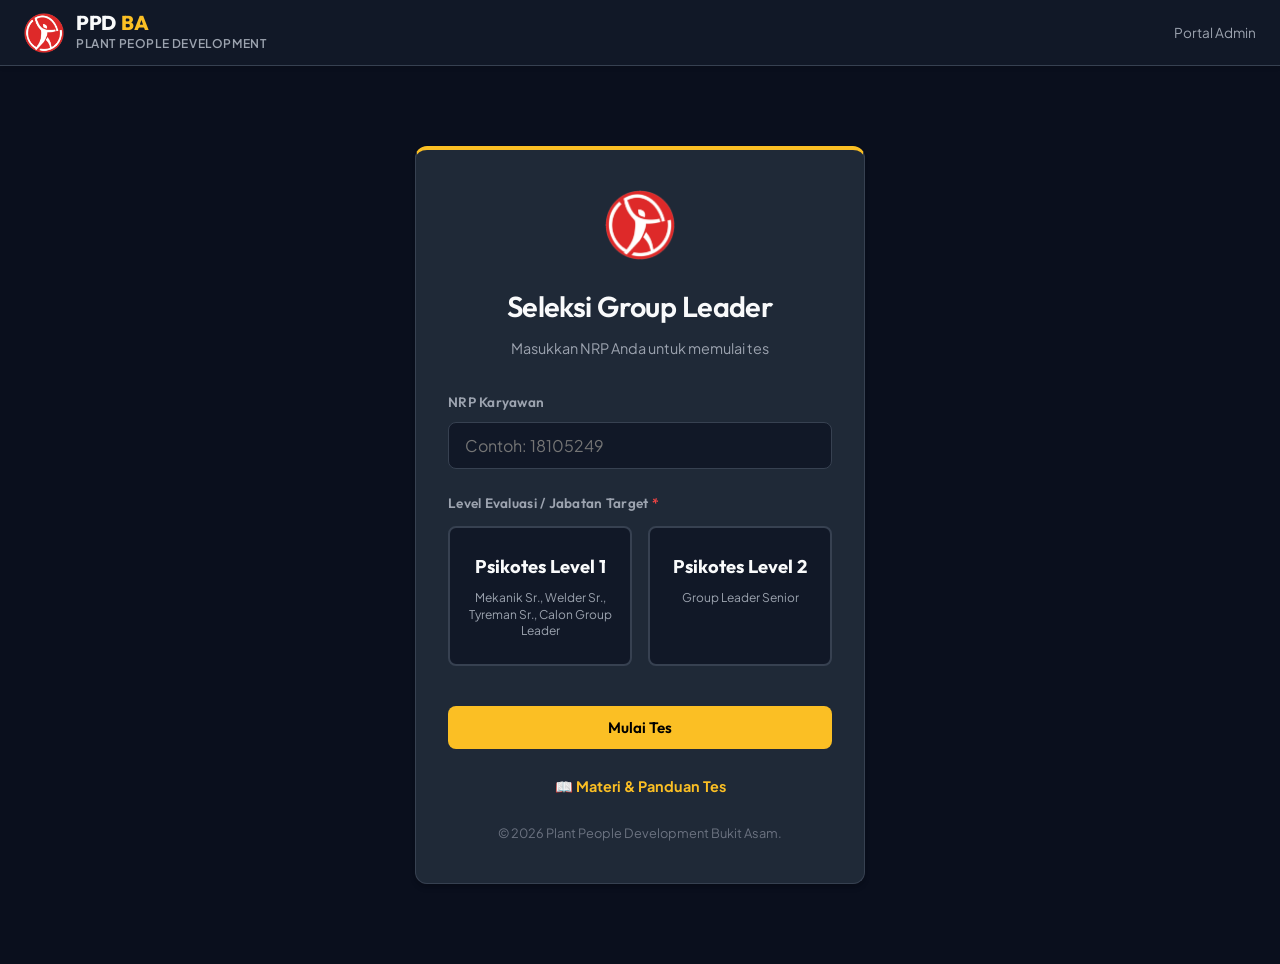
<file: index.html>
<!DOCTYPE html>
<html lang="id">
<head>
  <meta charset="UTF-8">
  <meta name="viewport" content="width=device-width, initial-scale=1.0">
  <title>PPD BA - Portal Psikotes Online Calon Group Leader PPA</title>
  <link rel="stylesheet" href="style.css?v=2">
</head>
<body>

  <!-- App Container -->
  <div id="app">
    
    <!-- 1. MAIN HEADER -->
    <header class="main-header">
      <div class="brand">
        <!-- Default Fallback SVG Logo representing People Development (Graduation cap + Gear) -->
        <img class="brand-logo" src="data:image/svg+xml;utf8,<svg xmlns='http://www.w3.org/2000/svg' viewBox='0 0 24 24' fill='%23fbbf24'><path d='M12 2L1 7l11 5 9-4.09V14a1 1 0 0 0 2 0V7.5L12 2z'/><path d='M12 14.5a3.5 3.5 0 0 1-3.5-3.5h-2a5.5 5.5 0 0 0 11 0h-2A3.5 3.5 0 0 1 12 14.5z'/><path d='M12 16a4 4 0 1 0 4-4 4 4 0 0 0-4 4zm4-2a2 2 0 1 1-2 2 2 2 0 0 1 2-2z'/></svg>" alt="Logo PPD BA">
        <div class="brand-info">
          <h1 class="brand-name">PPD <span>BA</span></h1>
          <span class="brand-section">Plant People Development</span>
        </div>
      </div>
      <div class="header-meta">
        <span class="admin-link" id="link-admin-login">Portal Admin</span>
        <span class="admin-link" id="link-admin-logout" style="display:none; color:#ef4444;">Keluar Admin</span>
      </div>
    </header>

    <!-- 2. LOGIN VIEW -->
    <main class="view-container active" id="login-view">
      <div class="login-view">
        <div class="card login-card">
          <!-- Big Fallback SVG Logo -->
          <img class="brand-logo" src="data:image/svg+xml;utf8,<svg xmlns='http://www.w3.org/2000/svg' viewBox='0 0 24 24' fill='%23fbbf24'><path d='M12 2L1 7l11 5 9-4.09V14a1 1 0 0 0 2 0V7.5L12 2z'/><path d='M12 14.5a3.5 3.5 0 0 1-3.5-3.5h-2a5.5 5.5 0 0 0 11 0h-2A3.5 3.5 0 0 1 12 14.5z'/><path d='M12 16a4 4 0 1 0 4-4 4 4 0 0 0-4 4zm4-2a2 2 0 1 1-2 2 2 2 0 0 1 2-2z'/></svg>" alt="Logo PPD BA">
          <h2 class="login-title">Seleksi Group Leader</h2>
          <p class="login-subtitle">Masukkan NRP Anda untuk memulai tes</p>
          
          <form id="login-form">
            <div class="form-group">
              <label for="nrp-input">NRP Karyawan</label>
              <input type="text" class="input-control" id="nrp-input" placeholder="Contoh: 18105249" required autocomplete="off">
            </div>
            <div class="form-group" style="margin-top: 1rem; margin-bottom: 1.5rem;">
              <label style="margin-bottom: 0.75rem; display: block; font-weight: 600;">Level Evaluasi / Jabatan Target <span style="color:#ef4444;">*</span></label>
              <div class="level-options-container" id="level-options">
                <div class="level-option-card" data-value="1">
                  <div class="level-option-title">Psikotes Level 1</div>
                  <div class="level-option-desc">Mekanik Sr., Welder Sr., Tyreman Sr., Calon Group Leader</div>
                </div>
                <div class="level-option-card" data-value="2">
                  <div class="level-option-title">Psikotes Level 2</div>
                  <div class="level-option-desc">Group Leader Senior</div>
                </div>
              </div>
              <input type="hidden" id="level-select" value="">
            </div>
            <button type="submit" class="btn btn-primary login-btn">Mulai Tes</button>
          </form>

          <div style="margin-top: 1.5rem; text-align: center;">
            <a href="panduan.html" target="_blank" style="color: var(--accent); text-decoration: none; font-size: 0.9rem; font-weight: bold; display: inline-flex; align-items: center; gap: 0.35rem;">
              📖 Materi & Panduan Tes
            </a>
          </div>
          
          <div class="login-footer">
            &copy; 2026 Plant People Development Bukit Asam.
          </div>
        </div>
      </div>
    </main>

    <!-- 3. TEST VIEW -->
    <main class="view-container" id="test-view">
      <div class="timer-bar-container">
        <div class="timer-bar" id="timer-bar"></div>
      </div>
      
      <div class="test-layout">
        
        <!-- Left Side: Question Box -->
        <div class="test-content">
          <div class="card">
            <div class="test-header">
              <div class="question-counter" id="question-idx">Soal No. 1 dari 50</div>
              <div class="timer-display" id="timer-display">60:00</div>
            </div>
            
            <div class="question-box">
              <div class="brand-section" id="question-cat-label" style="color:var(--accent); font-weight:bold; margin-bottom:0.5rem;">Kategori Soal</div>
              <div class="question-text" id="question-text">Loading question text...</div>
              
              <div class="question-media" id="question-media-box">
                <!-- SVG Graphics injected here dynamically -->
              </div>
              
              <div class="options-list" id="options-list">
                <!-- Option items injected here dynamically -->
              </div>
            </div>
            
            <div class="test-navigation">
              <button class="btn btn-secondary" id="btn-prev">Sebelumnya</button>
              <button class="btn btn-secondary" id="btn-flag">Ragu-ragu</button>
              <button class="btn btn-primary" id="btn-next">Selanjutnya</button>
              <button class="btn btn-success" id="btn-submit">Selesai Ujian</button>
            </div>
          </div>
        </div>
        
        <!-- Right Side: Question Navigator Grid -->
        <div class="navigator-sidebar">
          <div class="card navigator-card">
            <h3 class="navigator-title">Peta Navigasi Soal</h3>
            <div class="navigator-grid" id="navigator-grid">
              <!-- Grid items injected here dynamically -->
            </div>
            
            <div class="test-summary-meta">
              <p>Terjawab: <span id="answered-count">0</span> / 50</p>
              <p>Batas Waktu: <span>60 Menit</span></p>
            </div>
          </div>
        </div>
        
      </div>
    </main>

    <!-- 4. RESULT VIEW -->
    <main class="view-container" id="result-view">
      <div class="result-view">
        <div class="card result-card">
          <div class="result-icon">🎓</div>
          <h2 class="result-name" id="res-name">Nama Karyawan</h2>
          <p class="result-nrp" id="res-nrp">NRP: PPA1234</p>
          
          <div class="result-score-circle">
            <div class="score-num" id="res-score-num">0</div>
            <div class="score-total" id="res-score-total">dari 100 poin</div>
          </div>
          
          <div class="feedback-box">
            <h3 class="feedback-title">📋 Evaluasi & Rekomendasi</h3>
            <p class="feedback-text" id="res-feedback-text">Memuat analisis psikologis kerja...</p>
          </div>
          
          <div class="result-actions">
            <button class="btn btn-secondary" id="btn-retake">Kerjakan Ulang Ujian</button>
            <button class="btn btn-primary" id="btn-finish-test">Selesai</button>
          </div>
        </div>
      </div>
    </main>

    <!-- 5. ADMIN LOGIN VIEW -->
    <main class="view-container" id="admin-login-view">
      <div class="admin-login-card card">
        <h2 class="login-title" style="color:var(--error); margin-bottom:0.5rem;">Portal Admin</h2>
        <p class="login-subtitle">Masukkan password otorisasi untuk mengakses dasbor nilai</p>
        
        <form id="admin-login-form">
          <div class="form-group">
            <label for="admin-pass-input">Password Admin</label>
            <input type="password" class="input-control" id="admin-pass-input" placeholder="Masukkan password" required>
          </div>
          <button type="submit" class="btn btn-danger login-btn">Login Admin</button>
        </form>
      </div>
    </main>

    <!-- 6. ADMIN DASHBOARD VIEW -->
    <main class="view-container" id="admin-dashboard-view">
      <div class="admin-header">
        <div class="admin-title-group">
          <h2 class="brand-name" style="font-size:1.6rem;">Dashboard Analysis Test</h2>
          <span class="admin-subtitle">PPD Site Bukit Asam</span>
        </div>
        <div class="btn-group" style="display:flex; gap:0.5rem;">
          <button class="btn btn-secondary" onclick="showView('login')">Kembali</button>
          <button class="btn btn-secondary" onclick="showModal('config-modal')">Integrasi gSheet</button>
          <button class="btn btn-danger" id="link-admin-logout-dash" onclick="state.isAdminAuthenticated=false; showView('login');">Keluar Admin</button>
        </div>
      </div>
      
      <!-- Statistics KPI Grid -->
      <div class="stats-grid">
        <div class="stat-card">
          <span class="stat-val" id="admin-total-participants">0</span>
          <span class="stat-label">Total Peserta</span>
        </div>
        <div class="stat-card">
          <span class="stat-val" id="admin-avg-score">0%</span>
          <span class="stat-label">Rata-rata Nilai</span>
        </div>
        <div class="stat-card">
          <span class="stat-val" id="admin-max-score">0/50</span>
          <span class="stat-label">Nilai Tertinggi</span>
        </div>
        <div class="stat-card">
          <span class="stat-val" id="admin-pass-rate">0%</span>
          <span class="stat-label">Kelulusan (Skor >= 30)</span>
        </div>
      </div>
      
      <!-- Charts Analysis Section -->
      <div class="charts-grid">
        <!-- Left Chart: Score Distribution Histogram -->
        <div class="card">
          <h3 class="navigator-title" style="margin-bottom:1.5rem;">Distribusi Rentang Nilai</h3>
          <div class="chart-container">
            <div class="bar-wrapper">
              <div class="bar-column" id="bar-failed" style="height:0%;">
                <div class="bar-value">0</div>
              </div>
              <span class="bar-label">&lt; 40</span>
            </div>
            <div class="bar-wrapper">
              <div class="bar-column" id="bar-low" style="height:0%;">
                <div class="bar-value">0</div>
              </div>
              <span class="bar-label">40 - 59</span>
            </div>
            <div class="bar-wrapper">
              <div class="bar-column" id="bar-avg" style="height:0%;">
                <div class="bar-value">0</div>
              </div>
              <span class="bar-label">60 - 79</span>
            </div>
            <div class="bar-wrapper">
              <div class="bar-column" id="bar-exc" style="height:0%;">
                <div class="bar-value">0</div>
              </div>
              <span class="bar-label">80 - 100</span>
            </div>
          </div>
        </div>
        
        <!-- Right Chart: Category Performance Progress Bars -->
        <div class="card">
          <h3 class="navigator-title" style="margin-bottom:1rem;">Analisa Performa Kategori Soal</h3>
          <div class="pie-chart-list">
            <div class="progress-row">
              <div class="progress-row-header">
                <span>Deret Angka (Kognitif Dasar)</span>
                <span id="val-logic">0%</span>
              </div>
              <div class="progress-track">
                <div class="progress-fill" id="progress-logic" style="width:0%;"></div>
              </div>
            </div>
            
            <div class="progress-row" style="margin-top:1rem;">
              <div class="progress-row-header">
                <span>Aritmatika Logika (Soal Cerita)</span>
                <span id="val-math">0%</span>
              </div>
              <div class="progress-track">
                <div class="progress-fill" id="progress-math" style="width:0%;"></div>
              </div>
            </div>
            
            <div class="progress-row" style="margin-top:1rem;">
              <div class="progress-row-header">
                <span>Logika Spasial & Bangun Ruang 3D</span>
                <span id="val-spatial">0%</span>
              </div>
              <div class="progress-track">
                <div class="progress-fill" id="progress-spatial" style="width:0%;"></div>
              </div>
            </div>
          </div>
        </div>
      </div>

      <!-- General Training Recommendations based on average weakness -->
      <div class="card">
        <h3 class="navigator-title" style="margin-bottom:0.5rem;">Saran & Rekomendasi Training Keseluruhan (PPD BA)</h3>
        <div class="recommendations-box">
          <p class="rec-title">🎯 Celah Kompetensi Peserta:</p>
          <ul class="rec-list" id="recommendations-list">
            <!-- Injected dynamically based on aggregate scores -->
          </ul>
        </div>
      </div>

      <!-- Group Psychological Profile Analysis -->
      <div class="card" style="margin-top: 1rem;">
        <h3 class="navigator-title" style="margin-bottom:0.5rem;">Analisis Profil Psikologi & Karakter Kelompok</h3>
        <div class="recommendations-box" id="group-psychology-box" style="line-height: 1.6; font-size: 0.85rem; color: var(--text-secondary);">
          <!-- Injected dynamically -->
        </div>
      </div>
      
      <!-- Participants Management Table -->
      <div class="card">
        <div class="panel-header">
          <h3 class="navigator-title" style="margin-bottom:0;">Daftar Hasil Ujian</h3>
          <div class="search-container">
            <input type="text" class="search-input" id="search-input" placeholder="Cari berdasarkan NRP...">
          </div>
        </div>
        
        <div class="table-responsive">
          <table class="admin-table">
            <thead>
              <tr>
                <th>NRP Pegawai</th>
                <th>Level</th>
                <th>Tanggal Selesai</th>
                <th>Skor Akhir</th>
                <th>Durasi</th>
                <th>Kesimpulan Singkat</th>
                <th>Tindakan</th>
              </tr>
            </thead>
            <tbody id="participants-table-body">
              <!-- Dynamic rows injected here -->
            </tbody>
          </table>
        </div>
      </div>
    </main>

    <!-- 7. MODALS -->
    <!-- Submit Confirmation Modal -->
    <div class="modal-overlay" id="submit-modal">
      <div class="modal-card">
        <div class="modal-header">
          <h3 class="modal-title">Konfirmasi Selesai Ujian</h3>
          <button class="modal-close btn-close-modal">&times;</button>
        </div>
        <div class="modal-body">
          <p>Apakah Anda yakin ingin mengakhiri ujian ini? Seluruh jawaban Anda akan disimpan dan tidak dapat diubah kembali.</p>
        </div>
        <div class="modal-footer">
          <button class="btn btn-secondary btn-close-modal">Batal</button>
          <button class="btn btn-success" id="btn-confirm-submit">Kirim Jawaban</button>
        </div>
      </div>
    </div>

    <!-- Participant Details Modal -->
    <div class="modal-overlay" id="details-modal">
      <div class="modal-card" style="max-width: 550px;">
        <div class="modal-header">
          <h3 class="modal-title" id="modal-details-title">Detail Hasil Peserta</h3>
          <button class="modal-close btn-close-modal">&times;</button>
        </div>
        <div class="modal-body" id="modal-details-body">
          <!-- Injected dynamically -->
        </div>
        <div class="modal-footer">
          <button class="btn btn-primary btn-close-modal">Tutup</button>
        </div>
      </div>
    </div>

    <!-- Google Sheet Configuration Modal -->
    <div class="modal-overlay" id="config-modal">
      <div class="modal-card">
        <div class="modal-header">
          <h3 class="modal-title">Integrasi Google Sheets Database</h3>
          <button class="modal-close btn-close-modal">&times;</button>
        </div>
        <div class="modal-body">
          <p style="margin-bottom:1rem; font-size:0.85rem; color:var(--text-secondary);">Dengan menghubungkan URL Web App Google Apps Script, setiap hasil tes online karyawan di HP masing-masing akan otomatis terkirim langsung ke Spreadsheet admin secara real-time.</p>
          <div class="form-group">
            <label for="gas-url-input">Google Apps Script Web App URL</label>
            <input type="text" class="input-control" id="gas-url-input" placeholder="Pasti URL .exec di sini">
          </div>
        </div>
        <div class="modal-footer">
          <button class="btn btn-secondary btn-close-modal">Tutup</button>
          <button class="btn btn-primary" id="btn-save-gas">Simpan URL</button>
        </div>
      </div>
    </div>

    <!-- Instructions Modal -->
    <div class="modal-overlay" id="instructions-modal">
      <div class="modal-card">
        <div class="modal-header">
          <h3 class="modal-title">Petunjuk Bab 1: Tes Kognitif</h3>
          <button class="modal-close btn-close-modal">&times;</button>
        </div>
        <div class="modal-body" style="line-height: 1.6; font-size: 0.95rem;">
          <p style="margin-bottom: 0.75rem; font-weight: bold; color: var(--accent);">Petunjuk:</p>
          <p style="margin-bottom: 0.5rem; color: var(--text-secondary);">Persiapkan kertas kosong dan alat tulis terlebih dahulu untuk coret-coret/menghitung sebelum memulai tes.</p>
          <p style="margin-bottom: 1rem; color: var(--text-secondary);" id="instructions-text-cognitive">Tes akan diberi waktu selama 60 menit, terdiri dari soal pilihan ganda.</p>
          <p style="font-weight: bold; color: var(--success); margin-top: 1rem; font-size: 1.05rem;">Selamat mengerjakan!</p>
        </div>
        <div class="modal-footer">
          <button class="btn btn-secondary btn-close-modal">Batal</button>
          <button class="btn btn-primary" id="btn-start-confirm" style="font-weight: bold; padding: 0.75rem 2rem;">MULAI BAB 1</button>
        </div>
      </div>
    </div>

    <!-- Instructions DISC Modal (Bab 2) -->
    <div class="modal-overlay" id="instructions-disc-modal">
      <div class="modal-card">
        <div class="modal-header">
          <h3 class="modal-title">Petunjuk Bab 2: Tes Kepribadian DISC</h3>
        </div>
        <div class="modal-body" style="line-height: 1.6; font-size: 0.95rem;">
          <p style="margin-bottom: 0.75rem; font-weight: bold; color: var(--accent);">Petunjuk:</p>
          <p style="margin-bottom: 0.5rem; color: var(--text-secondary);">Pada Bab 2 ini, Anda akan menghadapi <strong>24 nomor</strong> pernyataan kepribadian.</p>
          <p style="margin-bottom: 0.5rem; color: var(--text-secondary);">Untuk setiap nomor, terdapat <strong>4 pilihan pernyataan</strong>.</p>
          <p style="margin-bottom: 1rem; color: var(--text-secondary);">Anda wajib memilih <strong>satu pernyataan</strong> yang <strong>PALING</strong> menggambarkan diri Anda pada kolom <strong>MOST (P)</strong>, dan <strong>satu pernyataan</strong> yang <strong>PALING TIDAK</strong> menggambarkan diri Anda pada kolom <strong>LEAST (M)</strong>.</p>
          <p style="font-weight: bold; color: var(--success); margin-top: 1rem; font-size: 1.05rem;">Jawablah dengan jujur sesuai dengan diri Anda!</p>
        </div>
        <div class="modal-footer">
          <button class="btn btn-primary" id="btn-start-disc" style="font-weight: bold; padding: 0.75rem 2rem;">MULAI BAB 2</button>
        </div>
      </div>
    </div>

    <!-- Instructions Most & Least Modal (Bab 3) -->
    <div class="modal-overlay" id="instructions-mostleast-modal">
      <div class="modal-card">
        <div class="modal-header">
          <h3 class="modal-title">Petunjuk Bab 3: Gaya Kepemimpinan</h3>
        </div>
        <div class="modal-body" style="line-height: 1.6; font-size: 0.95rem;">
          <p style="margin-bottom: 0.75rem; font-weight: bold; color: var(--accent);">Petunjuk:</p>
          <p style="margin-bottom: 0.5rem; color: var(--text-secondary);">Pada Bab 3 ini, Anda akan menghadapi <strong>15 nomor</strong> situasi gaya kerja dan kepemimpinan.</p>
          <p style="margin-bottom: 0.5rem; color: var(--text-secondary);">Untuk setiap nomor, terdapat <strong>2 pilihan pernyataan</strong>.</p>
          <p style="margin-bottom: 1rem; color: var(--text-secondary);">Anda wajib memilih <strong>tepat satu pernyataan</strong> yang paling mendekati dan menggambarkan perilaku atau prinsip kerja Anda di lapangan.</p>
          <p style="font-weight: bold; color: var(--success); margin-top: 1rem; font-size: 1.05rem;">Jawablah secara spontan sesuai respon pertama Anda!</p>
        </div>
        <div class="modal-footer">
          <button class="btn btn-primary" id="btn-start-mostleast" style="font-weight: bold; padding: 0.75rem 2rem;">MULAI BAB 3</button>
        </div>
      </div>
    </div>

    <!-- Back Button Confirmation Modal -->
    <div class="modal-overlay" id="back-confirm-modal">
      <div class="modal-card">
        <div class="modal-header">
          <h3 class="modal-title" style="color: var(--error);">Peringatan: Tes Sedang Berlangsung</h3>
          <button class="modal-close btn-close-modal">&times;</button>
        </div>
        <div class="modal-body" style="line-height: 1.6;">
          <p>Anda menekan tombol kembali. Jika Anda keluar sekarang, seluruh jawaban Anda saat ini akan langsung terkirim dan tes akan diakhiri.</p>
          <p style="margin-top: 0.75rem; font-weight: bold; color: var(--warning);">Apakah Anda ingin melanjutkan tes atau keluar?</p>
        </div>
        <div class="modal-footer">
          <button class="btn btn-success btn-close-modal" style="font-weight: bold;">Lanjutkan Tes</button>
          <button class="btn btn-danger" id="btn-back-exit" style="font-weight: bold;">Keluar & Selesai</button>
        </div>
      </div>
    </div>

  </div>

  <!-- Loading scripts -->
  <script src="questions.js"></script>
  <script src="app.js"></script>
</body>
</html>
</file>
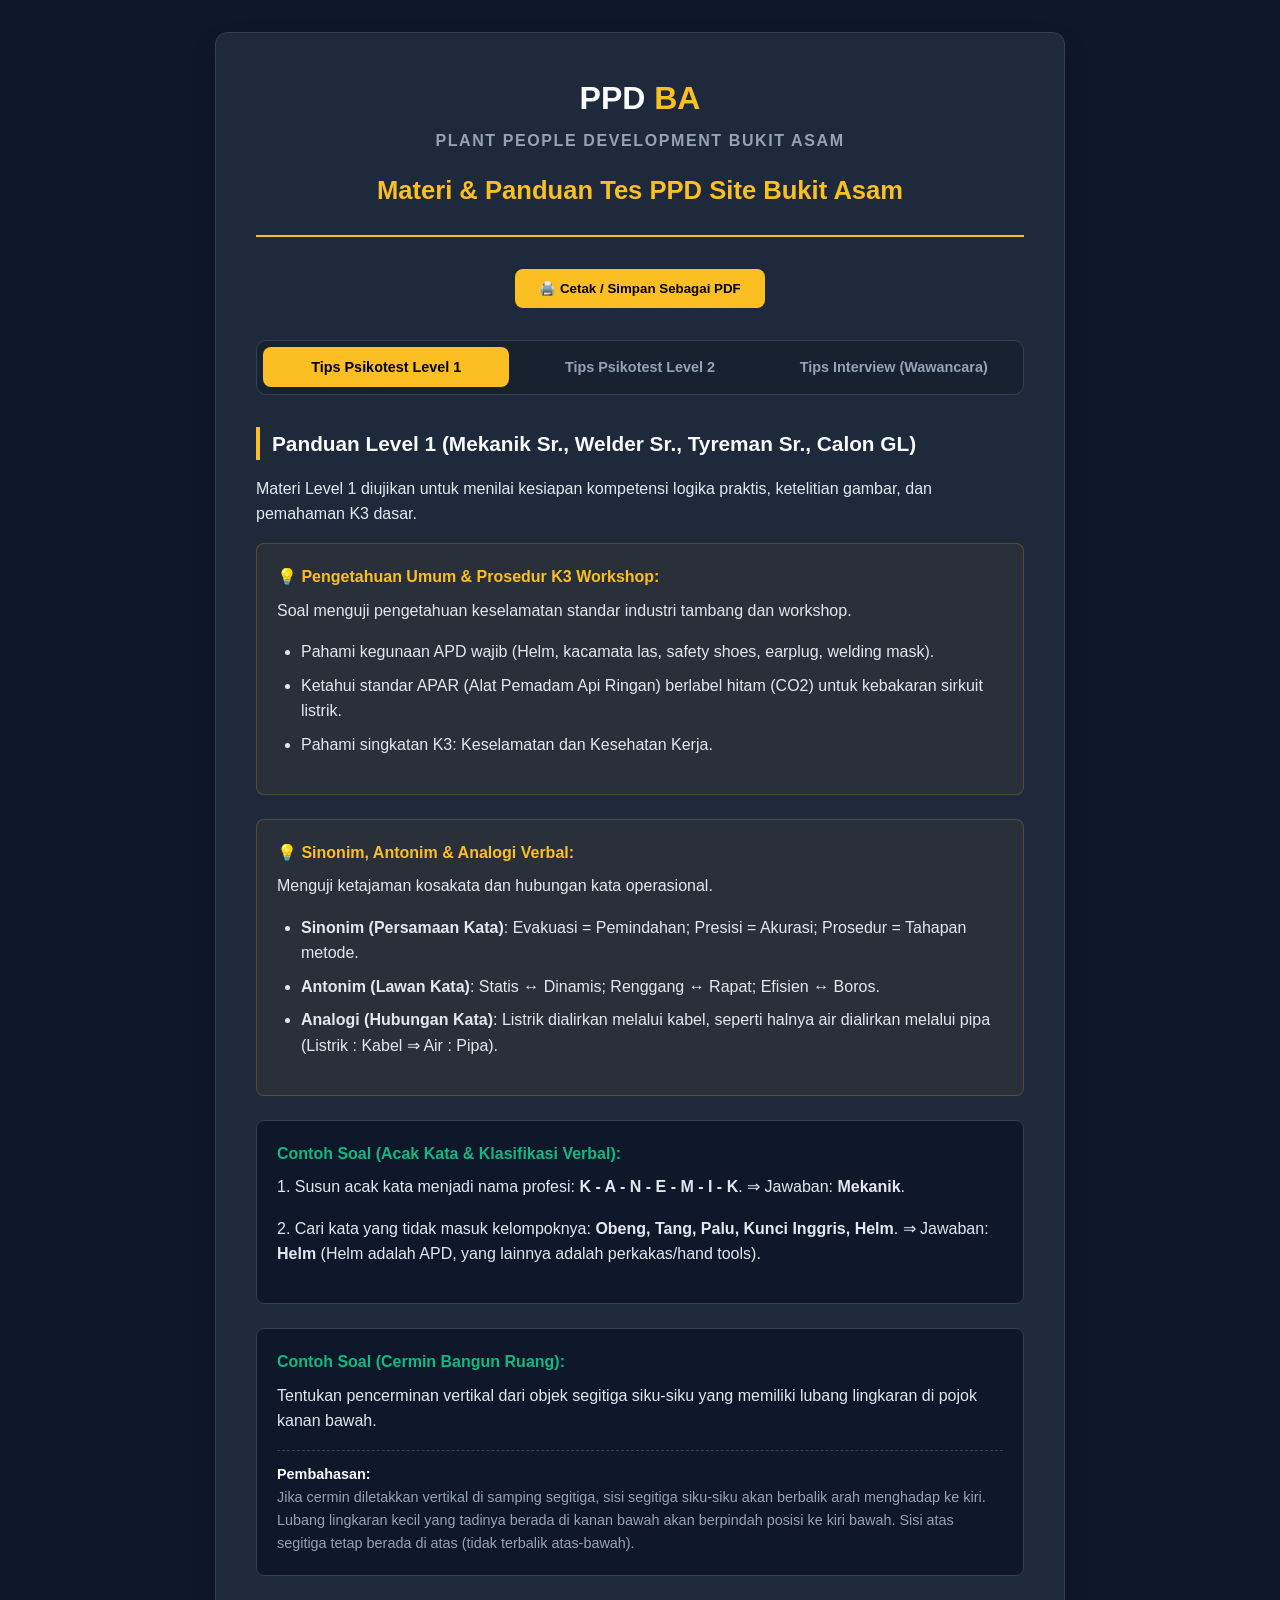
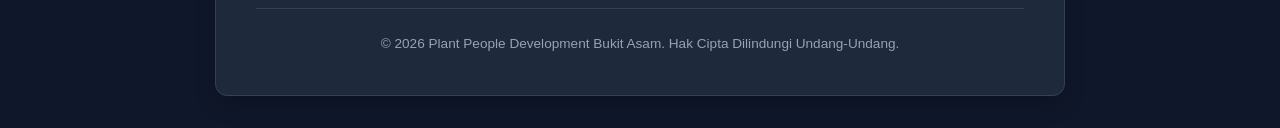
<file: panduan.html>
<!DOCTYPE html>
<html lang="id">
<head>
  <meta charset="UTF-8">
  <meta name="viewport" content="width=device-width, initial-scale=1.0">
  <title>Materi & Panduan Belajar Asesmen Online - PPD BA</title>
  <style>
    :root {
      --primary: #0f172a;
      --secondary: #1e293b;
      --accent: #fbbf24;
      --text: #f8fafc;
      --text-muted: #94a3b8;
      --border: #334155;
      --success: #10b981;
      --blue: #3b82f6;
    }

    * {
      margin: 0;
      padding: 0;
      box-sizing: border-box;
    }

    body {
      font-family: 'Segoe UI', Tahoma, Geneva, Verdana, sans-serif;
      background-color: var(--primary);
      color: var(--text);
      line-height: 1.6;
      padding: 2rem 1rem;
    }

    .container {
      max-width: 850px;
      margin: 0 auto;
      background-color: var(--secondary);
      border: 1px solid var(--border);
      border-radius: 12px;
      padding: 2.5rem;
      box-shadow: 0 10px 25px -5px rgba(0, 0, 0, 0.3);
    }

    .header {
      text-align: center;
      border-bottom: 2px solid var(--accent);
      padding-bottom: 1.5rem;
      margin-bottom: 2rem;
    }

    .logo-text {
      font-size: 2rem;
      font-weight: 800;
      color: var(--text);
      margin-bottom: 0.25rem;
    }

    .logo-text span {
      color: var(--accent);
    }

    .subtitle {
      font-size: 1rem;
      color: var(--text-muted);
      text-transform: uppercase;
      letter-spacing: 0.1em;
      font-weight: 600;
    }

    h1 {
      font-size: 1.6rem;
      margin-top: 1rem;
      color: var(--accent);
    }

    h2 {
      font-size: 1.3rem;
      margin-top: 1.5rem;
      margin-bottom: 1rem;
      border-left: 4px solid var(--accent);
      padding-left: 0.75rem;
      color: var(--text);
    }

    p {
      margin-bottom: 1rem;
      color: #e2e8f0;
    }

    .btn-print {
      display: inline-flex;
      align-items: center;
      justify-content: center;
      background-color: var(--accent);
      color: #000;
      font-weight: bold;
      padding: 0.75rem 1.5rem;
      border-radius: 8px;
      border: none;
      cursor: pointer;
      text-decoration: none;
      margin-bottom: 2rem;
      transition: background-color 0.2s;
    }

    .btn-print:hover {
      background-color: #f59e0b;
    }

    /* Tabs Navigation */
    .tabs-container {
      display: flex;
      gap: 0.5rem;
      margin-bottom: 2rem;
      background-color: rgba(0, 0, 0, 0.2);
      padding: 0.4rem;
      border-radius: 10px;
      border: 1px solid var(--border);
    }

    .tab-btn {
      flex: 1;
      padding: 0.75rem 0.5rem;
      background-color: transparent;
      color: var(--text-muted);
      border: none;
      font-weight: 600;
      font-size: 0.9rem;
      border-radius: 8px;
      cursor: pointer;
      transition: all 0.2s;
      text-align: center;
    }

    .tab-btn:hover {
      background-color: rgba(255, 255, 255, 0.05);
      color: var(--text);
    }

    .tab-btn.active {
      background-color: var(--accent);
      color: #000;
    }

    .tab-content {
      display: none;
      animation: fadeIn 0.3s ease-in-out;
    }

    .tab-content.active {
      display: block;
    }

    .tips-box {
      background-color: rgba(251, 191, 36, 0.05);
      border: 1px solid rgba(251, 191, 36, 0.2);
      border-radius: 8px;
      padding: 1.25rem;
      margin-bottom: 1.5rem;
    }

    .tips-title {
      font-weight: bold;
      color: var(--accent);
      margin-bottom: 0.5rem;
      display: flex;
      align-items: center;
      gap: 0.5rem;
    }

    .example-box {
      background-color: var(--primary);
      border: 1px solid var(--border);
      border-radius: 8px;
      padding: 1.25rem;
      margin-bottom: 1.5rem;
    }

    .example-title {
      font-weight: bold;
      color: var(--success);
      margin-bottom: 0.5rem;
    }

    .explanation {
      margin-top: 0.75rem;
      padding-top: 0.75rem;
      border-top: 1px dashed var(--border);
      color: var(--text-muted);
      font-size: 0.9rem;
    }

    .explanation strong {
      color: var(--text);
    }

    ul, ol {
      margin-bottom: 1rem;
      padding-left: 1.5rem;
      color: #e2e8f0;
    }

    li {
      margin-bottom: 0.5rem;
    }

    .svg-container {
      display: flex;
      justify-content: center;
      background-color: #0f172a;
      padding: 1rem;
      border-radius: 6px;
      border: 1px solid var(--border);
      margin: 1rem 0;
    }

    @keyframes fadeIn {
      from { opacity: 0; transform: translateY(5px); }
      to { opacity: 1; transform: translateY(0); }
    }

    /* Print Styles */
    @media print {
      body {
        background-color: #fff;
        color: #000;
        padding: 0;
      }

      .container {
        border: none;
        box-shadow: none;
        padding: 0;
        background-color: #fff;
        max-width: 100%;
      }

      .btn-print, .tabs-container {
        display: none;
      }

      .tab-content {
        display: block !important;
        page-break-after: always;
      }

      h1, h2 {
        color: #000;
        page-break-after: avoid;
      }

      p, li {
        color: #333;
      }

      .tips-box {
        background-color: #f8f9fa;
        border: 1px solid #dee2e6;
      }

      .example-box {
        background-color: #fff;
        border: 1px solid #dee2e6;
        page-break-inside: avoid;
      }

      .explanation {
        color: #495057;
        border-top: 1px dashed #dee2e6;
      }

      .explanation strong {
        color: #000;
      }

      .svg-container {
        background-color: #f8f9fa;
        border: 1px solid #dee2e6;
      }
    }
  </style>
</head>
<body>

  <div class="container">
    <div class="header">
      <div class="logo-text">PPD <span>BA</span></div>
      <div class="subtitle">Plant People Development Bukit Asam</div>
      <h1>Materi & Panduan Tes PPD Site Bukit Asam</h1>
    </div>

    <div style="text-align: center;" class="no-print">
      <button class="btn-print" onclick="window.print()">🖨️ Cetak / Simpan Sebagai PDF</button>
    </div>

    <!-- Tabs Navigation Control -->
    <div class="tabs-container no-print">
      <button class="tab-btn active" data-tab="tab-level1">Tips Psikotest Level 1</button>
      <button class="tab-btn" data-tab="tab-level2">Tips Psikotest Level 2</button>
      <button class="tab-btn" data-tab="tab-interview">Tips Interview (Wawancara)</button>
    </div>

    <!-- ========================================== -->
    <!-- TAB 1: TIPS PSIKOTEST LEVEL 1              -->
    <!-- Target: Mekanik/Welder/Tyreman Sr., Calon GL-->
    <!-- ========================================== -->
    <div id="tab-level1" class="tab-content active">
      <h2>Panduan Level 1 (Mekanik Sr., Welder Sr., Tyreman Sr., Calon GL)</h2>
      <p>Materi Level 1 diujikan untuk menilai kesiapan kompetensi logika praktis, ketelitian gambar, dan pemahaman K3 dasar.</p>
      
      <div class="tips-box">
        <div class="tips-title">💡 Pengetahuan Umum & Prosedur K3 Workshop:</div>
        <p>Soal menguji pengetahuan keselamatan standar industri tambang dan workshop.</p>
        <ul>
          <li>Pahami kegunaan APD wajib (Helm, kacamata las, safety shoes, earplug, welding mask).</li>
          <li>Ketahui standar APAR (Alat Pemadam Api Ringan) berlabel hitam (CO2) untuk kebakaran sirkuit listrik.</li>
          <li>Pahami singkatan K3: Keselamatan dan Kesehatan Kerja.</li>
        </ul>
      </div>

      <div class="tips-box">
        <div class="tips-title">💡 Sinonim, Antonim & Analogi Verbal:</div>
        <p>Menguji ketajaman kosakata dan hubungan kata operasional.</p>
        <ul>
          <li><strong>Sinonim (Persamaan Kata)</strong>: Evakuasi = Pemindahan; Presisi = Akurasi; Prosedur = Tahapan metode.</li>
          <li><strong>Antonim (Lawan Kata)</strong>: Statis &harr; Dinamis; Renggang &harr; Rapat; Efisien &harr; Boros.</li>
          <li><strong>Analogi (Hubungan Kata)</strong>: Listrik dialirkan melalui kabel, seperti halnya air dialirkan melalui pipa (Listrik : Kabel &rArr; Air : Pipa).</li>
        </ul>
      </div>

      <div class="example-box">
        <div class="example-title">Contoh Soal (Acak Kata & Klasifikasi Verbal):</div>
        <p>1. Susun acak kata menjadi nama profesi: <strong>K - A - N - E - M - I - K</strong>. &rArr; Jawaban: <strong>Mekanik</strong>.</p>
        <p>2. Cari kata yang tidak masuk kelompoknya: <strong>Obeng, Tang, Palu, Kunci Inggris, Helm</strong>. &rArr; Jawaban: <strong>Helm</strong> (Helm adalah APD, yang lainnya adalah perkakas/hand tools).</p>
      </div>

      <div class="example-box">
        <div class="example-title">Contoh Soal (Cermin Bangun Ruang):</div>
        <p>Tentukan pencerminan vertikal dari objek segitiga siku-siku yang memiliki lubang lingkaran di pojok kanan bawah.</p>
        <div class="explanation">
          <strong>Pembahasan:</strong><br>
          Jika cermin diletakkan vertikal di samping segitiga, sisi segitiga siku-siku akan berbalik arah menghadap ke kiri. Lubang lingkaran kecil yang tadinya berada di kanan bawah akan berpindah posisi ke kiri bawah. Sisi atas segitiga tetap berada di atas (tidak terbalik atas-bawah).
        </div>
      </div>
    </div>

    <!-- ========================================== -->
    <!-- TAB 2: TIPS PSIKOTEST LEVEL 2              -->
    <!-- Target: Group Leader Senior                -->
    <!-- ========================================== -->
    <div id="tab-level2" class="tab-content">
      <h2>Panduan Level 2 (Group Leader Senior)</h2>
      <p>Materi Level 2 berfokus pada ketajaman analisis kuantitatif cerita pertambangan, deret kompleks, dan logika spasial 3D.</p>

      <div class="tips-box">
        <div class="tips-title">💡 Deret Angka & Deret Gambar:</div>
        <ul>
          <li><strong>Periksa Selisih Bertingkat</strong>: Pola penambahan sering kali tidak statis (misal: +2, +4, +6, +8).</li>
          <li><strong>Pola Loncat 1 atau 2</strong>: Jika angka naik-turun drastis, periksa hubungan antara suku ke-1, ke-3, ke-5, dst.</li>
        </ul>
      </div>

      <div class="example-box">
        <div class="example-title">Contoh Soal (Aritmatika Logika Soal Cerita):</div>
        <p>Suatu tangki bahan bakar genset workshop dapat diisi penuh oleh Pipa A dalam waktu 4 jam dan Pipa B dalam waktu 6 jam. Jika kedua pipa dibuka bersamaan, berapa jam tangki terisi penuh?</p>
        <div class="explanation">
          <strong>Pembahasan:</strong><br>
          Gunakan rumus kerja bersama: <strong>Waktu = (X * Y) / (X + Y)</strong><br>
          Waktu bersama = (4 * 6) / (4 + 6) = 24 / 10 = <strong>2,4 Jam</strong> (2 jam 24 menit).
        </div>
      </div>

      <div class="example-box">
        <div class="example-title">Contoh Soal (Logika Spasial 3D / Gambar Berputar):</div>
        <p>Pola gambar berputar searah jarum jam secara berkala:</p>
        <div class="svg-container">
          <svg xmlns="http://www.w3.org/2000/svg" viewBox="0 0 450 100" width="100%" height="80">
            <g transform="translate(10, 10)">
              <rect width="80" height="80" fill="none" stroke="#fff" stroke-width="2" rx="6"/>
              <line x1="40" y1="10" x2="40" y2="70" stroke="#fbbf24" stroke-width="3"/>
              <polygon points="40,5 35,15 45,15" fill="#fbbf24"/>
              <circle cx="40" cy="70" r="6" fill="#ef4444"/>
            </g>
            <text x="100" y="55" fill="#fbbf24" font-size="20">→</text>
            <g transform="translate(130, 10)">
              <rect width="80" height="80" fill="none" stroke="#fff" stroke-width="2" rx="6"/>
              <line x1="70" y1="40" x2="10" y2="40" stroke="#fbbf24" stroke-width="3"/>
              <polygon points="75,40 65,35 65,45" fill="#fbbf24"/>
              <circle cx="10" cy="40" r="6" fill="#ef4444"/>
            </g>
            <text x="220" y="55" fill="#fbbf24" font-size="20">→</text>
            <g transform="translate(250, 10)">
              <rect width="80" height="80" fill="none" stroke="#fff" stroke-width="2" rx="6"/>
              <line x1="40" y1="70" x2="40" y2="10" stroke="#fbbf24" stroke-width="3"/>
              <polygon points="40,75 35,65 45,65" fill="#fbbf24"/>
              <circle cx="40" cy="10" r="6" fill="#ef4444"/>
            </g>
            <text x="340" y="55" fill="#fbbf24" font-size="20">→</text>
            <g transform="translate(360, 10)">
              <rect width="80" height="80" fill="none" stroke="#fbbf24" stroke-width="2" rx="6" stroke-dasharray="4"/>
              <text x="35" y="48" fill="#fbbf24" font-size="24" font-weight="bold">?</text>
            </g>
          </svg>
        </div>
        <div class="explanation">
          <strong>Pembahasan:</strong><br>
          Langkah 1 menghadap ke atas. Langkah 2 berputar 90° searah jarum jam (kanan). Langkah 3 berputar kembali 90° (bawah). Maka kelanjutannya harus berputar ke <strong>kiri</strong> (panah menghadap kiri, lingkaran merah di kanan).
        </div>
      </div>
    </div>

    <!-- ========================================== -->
    <!-- TAB 3: TIPS INTERVIEW (WAWANCARA)          -->
    <!-- Target: Kesiapan Wawancara Perilaku / STAR -->
    <!-- ========================================== -->
    <div id="tab-interview" class="tab-content">
      <h2>Panduan & Kisi-kisi Interview Calon Pengawas / Group Leader</h2>
      <p>Wawancara ditujukan untuk mengevaluasi kedewasaan sikap kepemimpinan, kepatuhan safety, dan penyelesaian masalah kerja secara andal.</p>

      <!-- Topic 1 -->
      <div class="example-box">
        <div class="example-title">1. Menceritakan Pengalaman Kerja & Job Description:</div>
        <p>Jelaskan rekam jejak Anda secara ringkas namun bermakna. Sebutkan keahlian spesifik Anda:</p>
        <ul>
          <li><strong>Mekanik Senior</strong>: Ahli dalam mendiagnosa troubleshooting major engine, sistem hidrolik, dan transmisi alat berat.</li>
          <li><strong>Welder Senior</strong>: Mahir melakukan fabrikasi bucket, pengelasan struktur kritis, serta mematuhi sertifikasi pengelasan aman.</li>
          <li><strong>Tyreman Senior</strong>: Berfokus pada pengelolaan umur pakai ban raksasa (tyre life management), penggantian aman, dan rotasi ban unit.</li>
        </ul>
        <div class="explanation">
          <em>Tips:</em> Hubungkan keahlian praktis Anda dengan kontribusi terhadap kelancaran target operasional departemen maintenance.
        </div>
      </div>

      <!-- Topic 2 -->
      <div class="example-box">
        <div class="example-title">2. Menceritakan Keseharian dalam Pekerjaan:</div>
        <p>Pengawas harus memahami alur operasional harian yang tertib:</p>
        <ul>
          <li>Memulai hari dengan memimpin briefing pagi keselamatan kerja (P5M) secara antusias.</li>
          <li>Menganalisis lembar Surat Perintah Kerja (SPK) dan dokumen JSA (Job Safety Analysis) bersama regu.</li>
          <li>Melakukan pembagian tugas kru secara merata dan memantau progres perbaikan unit di pit tambang.</li>
          <li>Membuat dokumentasi laporan backlog sparepart dan update status kesiapan unit (PA/MA).</li>
        </ul>
      </div>

      <!-- Topic 3 -->
      <div class="example-box">
        <div class="example-title">3. Masalah yang Pernah Dihadapi & Cara Menyelesaikannya (STAR):</div>
        <p>Gunakan format **STAR** (Situation, Task, Action, Result) untuk menceritakan troubleshooting kritis:</p>
        <div class="explanation">
          <strong>Contoh:</strong><br>
          • <strong>Situation</strong>: Terjadi breakdown mendadak pada Excavator utama di pit tambang saat target produksi harian kritis.<br>
          • <strong>Task</strong>: Anda bertugas mendiagnosa dan memimpin perbaikan kerusakan kelistrikan agar unit segera beroperasi aman.<br>
          • <strong>Action</strong>: Anda merujuk pada manual book (OMM), mengukur tegangan sirkuit menggunakan multimeter, melokalisir kabel putus akibat gesekan, dan mengisolasi aman.<br>
          • <strong>Result</strong>: Unit berhasil dirilis dalam waktu 45 menit (lebih cepat dari target MTTR) dan beroperasi normal dengan zero rework.
        </div>
      </div>

      <!-- Topic 4 -->
      <div class="example-box">
        <div class="example-title">4. Perbaikan / Inovasi (Kaizen/Improvement) Workshop:</div>
        <p>Tunjukkan inisiatif Anda untuk meningkatkan kualitas kerja:</p>
        <ul>
          <li><strong>Shadow Board Tools</strong>: Merancang papan gantungan alat khusus agar hand tools tidak tercecer, memangkas waktu pengerjaan 15 menit.</li>
          <li><strong>Standardisasi Rak Sparepart</strong>: Menata ulang susunan seal kit berdasarkan part number untuk mempercepat pengambilan.</li>
          <li><strong>Checklist JSA Praktis</strong>: Menyederhanakan form pemeriksaan bahaya kelistrikan workshop agar dipahami kru junior.</li>
        </ul>
      </div>

      <!-- Topic 5 -->
      <div class="example-box">
        <div class="example-title">5. Kelebihan & Kekurangan Diri (Fokus GL):</div>
        <ul>
          <li><strong>Kelebihan</strong>: Memiliki kedisiplinan keselamatan kerja tinggi, tidak berkompromi pada unsafe action, dan komunikatif dalam memandu kru junior.</li>
          <li><strong>Kekurangan</strong>: "Saya cenderung perfeksionis dan dulu sulit mendelegasikan tugas teknis karena ingin pengerjaan bebas dari salah. Namun, kini saya belajar mendelegasikan dan mengawasi kru secara adil agar tim berkembang bersama."</li>
        </ul>
      </div>

      <!-- Topic 6 -->
      <div class="example-box">
        <div class="example-title">6. Pengalaman Memimpin Tim & Penegakan Disiplin:</div>
        <p>Sampaikan cara Anda menyikapi kru yang melanggar aturan atau tidak memakai APD:</p>
        <div class="explanation">
          "Keselamatan kru adalah prioritas tertinggi saya sebagai pengawas. Jika ada kru mengabaikan prosedur K3, saya akan segera menghentikan pengerjaan unit (Stop Work Authority), mengajak bicara empat mata untuk mengingatkan bahaya cedera bagi dirinya dan keluarga di rumah. Apabila kesalahan tetap diulang dengan sengaja, saya akan menegakkan sanksi disiplin formal sesuai SOP perusahaan demi keselamatan bersama."
        </div>
      </div>
    </div>

    <!-- CLOSING NOTE -->
    <div style="border-top: 1px solid var(--border); padding-top: 1.5rem; margin-top: 2rem; text-align: center; font-size: 0.85rem; color: var(--text-muted);">
      © 2026 Plant People Development Bukit Asam. Hak Cipta Dilindungi Undang-Undang.
    </div>
  </div>

  <script>
    document.querySelectorAll('.tab-btn').forEach(btn => {
      btn.addEventListener('click', () => {
        const tabId = btn.getAttribute('data-tab');
        document.querySelectorAll('.tab-btn').forEach(b => b.classList.remove('active'));
        document.querySelectorAll('.tab-content').forEach(c => c.classList.remove('active'));
        
        btn.classList.add('active');
        document.getElementById(tabId).classList.add('active');
      });
    });
  </script>
</body>
</html>
</file>
<file: style.css>
/* STYLE SYSTEM FOR PPD BA ONLINE TEST */
/* Premium Industrial-Tech Dark Theme matching PPA branding (Dark & Yellow) */

@import url('https://fonts.googleapis.com/css2?family=Outfit:wght@300;400;500;600;700;800&family=Plus+Jakarta+Sans:wght@300;400;500;600;700;800&display=swap');

:root {
  --bg-primary: #0a0f1d;
  --bg-secondary: #111827;
  --bg-card: #1f2937;
  --bg-card-hover: #374151;
  --text-primary: #f9fafb;
  --text-secondary: #9ca3af;
  --text-muted: #6b7280;
  
  --accent: #fbbf24;      /* Vibrant Amber/Yellow PPA Khas */
  --accent-hover: #f59e0b;
  --accent-light: rgba(251, 191, 36, 0.1);
  --accent-border: rgba(251, 191, 36, 0.3);

  --success: #10b981;     /* Emerald Green */
  --success-light: rgba(16, 185, 129, 0.1);
  --error: #ef4444;       /* Rose Red */
  --error-light: rgba(239, 68, 68, 0.1);
  --warning: #f97316;     /* Orange Warning */
  
  --border-color: #374151;
  --border-focus: #4b5563;
  
  --font-title: 'Outfit', sans-serif;
  --font-body: 'Plus Jakarta Sans', sans-serif;
  
  --transition-fast: 0.15s ease;
  --transition-normal: 0.25s cubic-bezier(0.4, 0, 0.2, 1);
  --shadow-sm: 0 2px 4px rgba(0, 0, 0, 0.1);
  --shadow-md: 0 4px 6px -1px rgba(0, 0, 0, 0.15), 0 2px 4px -1px rgba(0, 0, 0, 0.1);
  --shadow-lg: 0 10px 15px -3px rgba(0, 0, 0, 0.3), 0 4px 6px -2px rgba(0, 0, 0, 0.05);
}

/* Reset Styles */
* {
  margin: 0;
  padding: 0;
  box-sizing: border-box;
  -webkit-tap-highlight-color: transparent;
}

body {
  font-family: var(--font-body);
  background-color: var(--bg-primary);
  color: var(--text-primary);
  line-height: 1.6;
  overflow-x: hidden;
  min-height: 100vh;
  display: flex;
  flex-direction: column;
}

h1, h2, h3, h4, h5, h6 {
  font-family: var(--font-title);
  font-weight: 600;
  letter-spacing: -0.02em;
}

/* App Layout */
#app {
  flex: 1;
  display: flex;
  flex-direction: column;
  position: relative;
  width: 100%;
}

.view-container {
  display: none;
  opacity: 0;
  transform: translateY(10px);
  transition: opacity var(--transition-normal), transform var(--transition-normal);
  width: 100%;
  max-width: 1200px;
  margin: 0 auto;
  padding: 1.5rem 1rem;
}

.view-container.active {
  display: block;
  opacity: 1;
  transform: translateY(0);
}

/* Common Components */
.card {
  background-color: var(--bg-card);
  border: 1px solid var(--border-color);
  border-radius: 12px;
  padding: 1.5rem;
  box-shadow: var(--shadow-md);
  margin-bottom: 1.5rem;
}

.btn {
  display: inline-flex;
  align-items: center;
  justify-content: center;
  font-family: var(--font-title);
  font-weight: 600;
  font-size: 0.95rem;
  padding: 0.75rem 1.5rem;
  border-radius: 8px;
  border: none;
  cursor: pointer;
  transition: all var(--transition-fast);
  outline: none;
  gap: 0.5rem;
}

.btn-primary {
  background-color: var(--accent);
  color: #000000;
}

.btn-primary:hover {
  background-color: var(--accent-hover);
  transform: translateY(-1px);
  box-shadow: 0 4px 12px rgba(251, 191, 36, 0.3);
}

.btn-secondary {
  background-color: transparent;
  color: var(--text-primary);
  border: 1px solid var(--border-color);
}

.btn-secondary:hover {
  background-color: var(--bg-card-hover);
  border-color: var(--border-focus);
}

.btn-danger {
  background-color: var(--error);
  color: #ffffff;
}

.btn-danger:hover {
  background-color: #dc2626;
  transform: translateY(-1px);
  box-shadow: 0 4px 12px rgba(239, 68, 68, 0.3);
}

.btn-success {
  background-color: var(--success);
  color: #ffffff;
}

.btn-success:hover {
  background-color: #059669;
  transform: translateY(-1px);
  box-shadow: 0 4px 12px rgba(16, 185, 129, 0.3);
}

.btn:disabled {
  opacity: 0.5;
  cursor: not-allowed;
  transform: none !important;
  box-shadow: none !important;
}

/* Header Branding */
.main-header {
  background-color: var(--bg-secondary);
  border-bottom: 1px solid var(--border-color);
  padding: 0.75rem 1.5rem;
  display: flex;
  justify-content: space-between;
  align-items: center;
  position: sticky;
  top: 0;
  z-index: 100;
  box-shadow: var(--shadow-sm);
}

.brand {
  display: flex;
  align-items: center;
  gap: 0.75rem;
}

.brand-logo {
  width: 40px;
  height: 40px;
  object-fit: contain;
  background-color: transparent;
  border-radius: 6px;
}

.brand-info {
  display: flex;
  flex-direction: column;
}

.brand-name {
  font-family: var(--font-title);
  font-weight: 800;
  font-size: 1.25rem;
  color: var(--text-primary);
  line-height: 1.1;
  display: flex;
  align-items: center;
  gap: 0.35rem;
}

.brand-name span {
  color: var(--accent);
}

.brand-section {
  font-size: 0.75rem;
  color: var(--text-secondary);
  font-weight: 600;
  letter-spacing: 0.05em;
  text-transform: uppercase;
}

.header-meta {
  display: flex;
  align-items: center;
  gap: 1rem;
}

.admin-link {
  font-size: 0.85rem;
  color: var(--text-secondary);
  text-decoration: none;
  cursor: pointer;
  transition: color var(--transition-fast);
}

.admin-link:hover {
  color: var(--accent);
}

/* 1. LOGIN SCREEN */
.login-view {
  max-width: 450px;
  margin: 3.5rem auto;
}

.login-card {
  text-align: center;
  padding: 2.5rem 2rem;
  border-top: 4px solid var(--accent);
}

.login-card .brand-logo {
  width: 70px;
  height: 70px;
  margin: 0 auto 1rem;
}

.login-title {
  font-size: 1.8rem;
  margin-bottom: 0.5rem;
}

.login-subtitle {
  color: var(--text-secondary);
  font-size: 0.9rem;
  margin-bottom: 2rem;
}

.form-group {
  margin-bottom: 1.5rem;
  text-align: left;
}

.form-group label {
  display: block;
  font-family: var(--font-title);
  font-size: 0.85rem;
  font-weight: 600;
  margin-bottom: 0.5rem;
  color: var(--text-secondary);
  letter-spacing: 0.02em;
}

.input-control {
  width: 100%;
  background-color: var(--bg-secondary);
  border: 1px solid var(--border-color);
  color: var(--text-primary);
  border-radius: 8px;
  padding: 0.75rem 1rem;
  font-family: var(--font-body);
  font-size: 1rem;
  transition: all var(--transition-fast);
  outline: none;
}

.input-control:focus {
  border-color: var(--accent);
  box-shadow: 0 0 0 3px var(--accent-light);
}

.login-btn {
  width: 100%;
  margin-top: 1rem;
}

.login-footer {
  margin-top: 1.5rem;
  font-size: 0.8rem;
  color: var(--text-muted);
}

/* 2. TEST VIEW */
.test-layout {
  display: grid;
  grid-template-columns: 1fr 320px;
  gap: 1.5rem;
  align-items: start;
}

@media (max-width: 900px) {
  .test-layout {
    grid-template-columns: 1fr;
  }
}

.timer-bar-container {
  width: 100%;
  height: 6px;
  background-color: var(--bg-secondary);
  border-radius: 3px;
  overflow: hidden;
  margin-bottom: 1rem;
}

.timer-bar {
  height: 100%;
  width: 100%;
  background-color: var(--success);
  transition: width 1s linear, background-color var(--transition-normal);
}

.timer-bar.warning {
  background-color: var(--warning);
}

.timer-bar.critical {
  background-color: var(--error);
  animation: pulse-red 1s infinite alternate;
}

@keyframes pulse-red {
  0% { opacity: 0.8; }
  100% { opacity: 1; }
}

.test-header {
  display: flex;
  justify-content: space-between;
  align-items: center;
  margin-bottom: 1rem;
}

.question-counter {
  font-family: var(--font-title);
  font-weight: 700;
  font-size: 1.1rem;
  color: var(--accent);
}

.timer-display {
  display: flex;
  align-items: center;
  gap: 0.35rem;
  font-family: var(--font-title);
  font-weight: 700;
  font-size: 1.15rem;
  color: var(--text-primary);
  background-color: var(--bg-secondary);
  padding: 0.35rem 0.75rem;
  border-radius: 6px;
  border: 1px solid var(--border-color);
}

.timer-display.critical {
  color: var(--error);
  border-color: var(--error-light);
  background-color: rgba(239, 68, 68, 0.05);
}

.question-box {
  margin-bottom: 1.5rem;
}

.question-text {
  font-size: 1.1rem;
  font-weight: 600;
  margin-bottom: 1.5rem;
  color: var(--text-primary);
  line-height: 1.5;
}

.question-media {
  max-width: 100%;
  background-color: #1a202c;
  border-radius: 8px;
  border: 1px solid var(--border-color);
  padding: 1rem;
  margin-bottom: 1.5rem;
  display: flex;
  justify-content: center;
  align-items: center;
}

.question-media svg {
  max-width: 480px; /* Increased from 320px */
  width: 100%;
  height: auto;
}

.options-list {
  display: flex;
  flex-direction: column;
  gap: 0.75rem;
  margin-bottom: 2rem;
}

.option-item {
  display: flex;
  align-items: center;
  background-color: var(--bg-secondary);
  border: 1px solid var(--border-color);
  border-radius: 8px;
  padding: 1rem;
  cursor: pointer;
  transition: all var(--transition-fast);
  position: relative;
}

.option-item:hover {
  background-color: var(--bg-card-hover);
  border-color: var(--border-focus);
}

.option-item.selected {
  background-color: var(--accent-light);
  border-color: var(--accent);
}

.option-radio {
  appearance: none;
  width: 20px;
  height: 20px;
  border: 2px solid var(--text-secondary);
  border-radius: 50%;
  outline: none;
  margin-right: 1rem;
  display: flex;
  align-items: center;
  justify-content: center;
  transition: all var(--transition-fast);
}

.option-item.selected .option-radio {
  border-color: var(--accent);
}

.option-radio::after {
  content: '';
  width: 10px;
  height: 10px;
  border-radius: 50%;
  background-color: var(--accent);
  transform: scale(0);
  transition: transform var(--transition-fast);
}

.option-item.selected .option-radio::after {
  transform: scale(1);
}

.option-text {
  font-size: 0.95rem;
  font-weight: 500;
  color: var(--text-primary);
}

.test-navigation {
  display: flex;
  justify-content: space-between;
  align-items: center;
  margin-top: 1.5rem;
  border-top: 1px solid var(--border-color);
  padding-top: 1.5rem;
  gap: 0.75rem;
}

/* Question Grid Navigator */
.navigator-card {
  position: sticky;
  top: 90px;
}

.navigator-title {
  font-size: 1.05rem;
  font-weight: 600;
  margin-bottom: 1rem;
  color: var(--text-secondary);
  text-transform: uppercase;
  letter-spacing: 0.05em;
}

.navigator-grid {
  display: grid;
  grid-template-columns: repeat(5, 1fr);
  gap: 0.5rem;
  margin-bottom: 1.5rem;
}

.nav-item {
  aspect-ratio: 1;
  display: flex;
  align-items: center;
  justify-content: center;
  background-color: var(--bg-secondary);
  border: 1px solid var(--border-color);
  border-radius: 6px;
  font-family: var(--font-title);
  font-weight: 600;
  font-size: 0.9rem;
  color: var(--text-secondary);
  cursor: pointer;
  transition: all var(--transition-fast);
}

.nav-item:hover {
  background-color: var(--bg-card-hover);
  color: var(--text-primary);
}

.nav-item.answered {
  background-color: var(--accent-light);
  color: var(--accent);
  border-color: var(--accent-border);
}

.nav-item.flagged {
  background-color: var(--error-light);
  color: var(--error);
  border-color: rgba(239, 68, 68, 0.3);
}

.nav-item.current {
  background-color: var(--text-primary);
  color: var(--bg-primary);
  border-color: var(--text-primary);
}

.nav-item.flagged.current {
  background-color: var(--error);
  color: #fff;
  border-color: var(--error);
}

.test-summary-meta {
  border-top: 1px solid var(--border-color);
  padding-top: 1rem;
  font-size: 0.85rem;
  color: var(--text-secondary);
}

.test-summary-meta p {
  margin-bottom: 0.5rem;
  display: flex;
  justify-content: space-between;
}

.test-summary-meta span {
  font-weight: 600;
  color: var(--text-primary);
}

/* 3. RESULT VIEW */
.result-view {
  max-width: 700px;
  margin: 0 auto;
}

.result-card {
  text-align: center;
  padding: 3rem 2rem;
  border-top: 4px solid var(--accent);
}

.result-icon {
  font-size: 3.5rem;
  margin-bottom: 1rem;
}

.result-score-circle {
  width: 140px;
  height: 140px;
  border-radius: 50%;
  border: 4px solid var(--accent);
  background-color: var(--bg-secondary);
  display: flex;
  flex-direction: column;
  justify-content: center;
  align-items: center;
  margin: 1.5rem auto 2rem;
}

.score-num {
  font-family: var(--font-title);
  font-size: 2.5rem;
  font-weight: 800;
  color: var(--text-primary);
  line-height: 1;
}

.score-total {
  font-size: 0.9rem;
  color: var(--text-secondary);
  margin-top: 0.25rem;
}

.result-name {
  font-size: 1.5rem;
  margin-bottom: 0.5rem;
}

.result-nrp {
  color: var(--text-secondary);
  font-size: 0.95rem;
  margin-bottom: 1.5rem;
}

.feedback-box {
  background-color: var(--bg-secondary);
  border: 1px dashed var(--border-color);
  border-radius: 8px;
  padding: 1.25rem;
  margin-bottom: 2rem;
  text-align: left;
}

.feedback-title {
  font-family: var(--font-title);
  font-weight: 700;
  font-size: 1rem;
  color: var(--accent);
  margin-bottom: 0.5rem;
  display: flex;
  align-items: center;
  gap: 0.5rem;
}

.feedback-text {
  font-size: 0.9rem;
  color: var(--text-secondary);
  line-height: 1.5;
}

.result-actions {
  display: flex;
  justify-content: center;
  gap: 1rem;
}

/* 4. ADMIN DASHBOARD */
.admin-login-card {
  max-width: 400px;
  margin: 5rem auto;
  border-top: 4px solid var(--error);
}

.admin-header {
  display: flex;
  justify-content: space-between;
  align-items: center;
  margin-bottom: 2rem;
}

.admin-title-group {
  display: flex;
  flex-direction: column;
}

.admin-subtitle {
  color: var(--text-secondary);
  font-size: 0.85rem;
  text-transform: uppercase;
  letter-spacing: 0.05em;
}

.stats-grid {
  display: grid;
  grid-template-columns: repeat(4, 1fr);
  gap: 1rem;
  margin-bottom: 1.5rem;
}

@media (max-width: 800px) {
  .stats-grid {
    grid-template-columns: repeat(2, 1fr);
  }
}

.stat-card {
  background-color: var(--bg-card);
  border: 1px solid var(--border-color);
  border-radius: 10px;
  padding: 1.25rem;
  box-shadow: var(--shadow-sm);
  display: flex;
  flex-direction: column;
}

.stat-val {
  font-family: var(--font-title);
  font-size: 1.8rem;
  font-weight: 800;
  color: var(--accent);
  line-height: 1.2;
}

.stat-label {
  font-size: 0.75rem;
  font-weight: 600;
  color: var(--text-secondary);
  text-transform: uppercase;
  margin-top: 0.25rem;
}

/* Charts Grid */
.charts-grid {
  display: grid;
  grid-template-columns: 1fr 1fr;
  gap: 1.5rem;
  margin-bottom: 1.5rem;
}

@media (max-width: 800px) {
  .charts-grid {
    grid-template-columns: 1fr;
  }
}

.chart-container {
  height: 240px;
  display: flex;
  align-items: flex-end;
  justify-content: space-around;
  padding: 2.25rem 1rem 0.5rem;
  position: relative;
  border-bottom: 2px solid var(--border-focus);
}

.bar-wrapper {
  display: flex;
  flex-direction: column;
  align-items: center;
  width: 100%;
  position: relative;
  height: 100%;
  justify-content: flex-end;
}

.bar-column {
  width: 36px;
  background: linear-gradient(180deg, var(--accent) 0%, rgba(251, 191, 36, 0.3) 100%);
  border-top-left-radius: 6px;
  border-top-right-radius: 6px;
  transition: height 0.6s cubic-bezier(0.4, 0, 0.2, 1);
  position: relative;
  cursor: pointer;
  box-shadow: 0 4px 6px rgba(0, 0, 0, 0.15);
}

.bar-column:hover {
  background: linear-gradient(180deg, var(--accent-hover) 0%, rgba(245, 158, 11, 0.4) 100%);
  box-shadow: 0 0 10px rgba(251, 191, 36, 0.3);
}

.bar-label {
  font-size: 0.75rem;
  color: var(--text-secondary);
  margin-top: 0.5rem;
  font-weight: 600;
}

.bar-value {
  position: absolute;
  top: -24px;
  left: 50%;
  transform: translateX(-50%);
  font-size: 0.8rem;
  font-weight: bold;
  color: var(--text-primary);
  white-space: nowrap;
}

.pie-chart-list {
  display: flex;
  flex-direction: column;
  gap: 1rem;
  width: 100%;
  padding: 1rem 0;
}

.progress-row {
  display: flex;
  flex-direction: column;
}

.progress-row-header {
  display: flex;
  justify-content: space-between;
  font-size: 0.8rem;
  font-weight: 600;
  margin-bottom: 0.25rem;
  color: var(--text-secondary);
}

.progress-track {
  width: 100%;
  height: 10px;
  background-color: var(--bg-secondary);
  border-radius: 5px;
  overflow: hidden;
}

.progress-fill {
  height: 100%;
  border-radius: 5px;
  transition: width 0.5s ease-out;
}

/* Participant List Management */
.panel-header {
  display: flex;
  justify-content: space-between;
  align-items: center;
  margin-bottom: 1rem;
  gap: 1rem;
}

.search-container {
  position: relative;
  flex: 1;
  max-width: 400px;
}

.search-input {
  width: 100%;
  background-color: var(--bg-secondary);
  border: 1px solid var(--border-color);
  color: var(--text-primary);
  border-radius: 6px;
  padding: 0.5rem 1rem;
  font-size: 0.9rem;
}

.table-responsive {
  width: 100%;
  overflow-x: auto;
  border-radius: 8px;
  border: 1px solid var(--border-color);
}

.admin-table {
  width: 100%;
  border-collapse: collapse;
  text-align: left;
  font-size: 0.85rem;
}

.admin-table th {
  background-color: var(--bg-secondary);
  color: var(--text-secondary);
  font-family: var(--font-title);
  font-weight: 600;
  padding: 0.75rem 1rem;
  border-bottom: 1px solid var(--border-color);
  text-transform: uppercase;
  font-size: 0.75rem;
  letter-spacing: 0.05em;
}

.admin-table td {
  padding: 0.75rem 1rem;
  border-bottom: 1px solid var(--border-color);
  color: var(--text-primary);
}

.admin-table tbody tr:hover {
  background-color: rgba(255, 255, 255, 0.02);
}

.score-badge {
  display: inline-block;
  padding: 0.2rem 0.5rem;
  border-radius: 4px;
  font-weight: 700;
  font-size: 0.8rem;
}

.score-high {
  background-color: var(--success-light);
  color: var(--success);
}

.score-mid {
  background-color: var(--accent-light);
  color: var(--accent);
}

.score-low {
  background-color: var(--error-light);
  color: var(--error);
}

/* Modal Dialog */
.modal-overlay {
  position: fixed;
  top: 0;
  left: 0;
  right: 0;
  bottom: 0;
  background-color: rgba(0, 0, 0, 0.6);
  display: none;
  justify-content: center;
  align-items: center;
  z-index: 1000;
  backdrop-filter: blur(4px);
}

.modal-overlay.active {
  display: flex;
}

.modal-card {
  background-color: var(--bg-card);
  border: 1px solid var(--border-color);
  border-radius: 12px;
  width: 100%;
  max-width: 500px;
  margin: 1.5rem;
  box-shadow: var(--shadow-lg);
  display: flex;
  flex-direction: column;
  max-height: 85vh;
  overflow: hidden;
  animation: modal-enter var(--transition-normal);
}

@keyframes modal-enter {
  0% { transform: scale(0.95); opacity: 0; }
  100% { transform: scale(1); opacity: 1; }
}

.modal-header {
  background-color: var(--bg-secondary);
  padding: 1rem 1.5rem;
  border-bottom: 1px solid var(--border-color);
  display: flex;
  justify-content: space-between;
  align-items: center;
}

.modal-title {
  font-size: 1.1rem;
  font-weight: 600;
}

.modal-close {
  background: none;
  border: none;
  color: var(--text-secondary);
  font-size: 1.5rem;
  cursor: pointer;
}

.modal-close:hover {
  color: var(--text-primary);
}

.modal-body {
  padding: 1.5rem;
  font-size: 0.9rem;
  overflow-y: auto;
  flex: 1;
}

.modal-footer {
  background-color: var(--bg-secondary);
  padding: 1rem 1.5rem;
  border-top: 1px solid var(--border-color);
  display: flex;
  justify-content: flex-end;
  gap: 0.75rem;
}

/* Overall Recommendations */
.recommendations-box {
  border-left: 4px solid var(--accent);
  background-color: var(--accent-light);
  border-radius: 0 8px 8px 0;
  padding: 1rem;
  margin-top: 1rem;
}

.rec-title {
  font-family: var(--font-title);
  font-weight: 700;
  color: var(--accent);
  margin-bottom: 0.5rem;
}

.rec-list {
  list-style-type: none;
  padding-left: 0.5rem;
}

.rec-list li {
  margin-bottom: 0.35rem;
  position: relative;
  padding-left: 1rem;
  font-size: 0.85rem;
  color: var(--text-secondary);
}

.rec-list li::before {
  content: '•';
  color: var(--accent);
  position: absolute;
  left: 0;
  font-weight: bold;
}

/* Grid options style for SVG choices */
.options-list.grid-options {
  display: grid;
  grid-template-columns: repeat(2, 1fr);
  gap: 1rem;
}

@media (max-width: 768px) {
  .options-list.grid-options {
    grid-template-columns: 1fr;
    gap: 0.75rem;
  }
}

.is-svg-option {
  display: flex;
  align-items: center;
  padding: 0.75rem 1rem !important;
}

.option-text-svg {
  display: flex;
  align-items: center;
  gap: 1rem;
  flex: 1;
}

.option-text-svg .svg-wrapper {
  background-color: #1a202c;
  border-radius: 6px;
  border: 1px solid var(--border-color);
  padding: 0.35rem;
  display: inline-flex;
  align-items: center;
  justify-content: center;
  width: 100px;
  height: 80px;
}

.option-text-svg .svg-wrapper svg {
  max-width: 90px;
  max-height: 70px;
  width: 100%;
  height: auto;
}

/* Responsive overrides for mobile screens */
@media (max-width: 768px) {
  .main-header {
    padding: 0.75rem 1rem;
  }
  
  .brand-name {
    font-size: 1.1rem;
  }
  
  .brand-logo {
    width: 32px;
    height: 32px;
  }
  
  .brand-section {
    font-size: 0.65rem;
  }
  
  .test-navigation {
    display: grid;
    grid-template-columns: repeat(3, 1fr);
    gap: 0.5rem;
    padding-top: 1rem;
    margin-top: 1rem;
  }
  
  .test-navigation .btn {
    padding: 0.6rem 0.25rem;
    font-size: 0.8rem;
    width: 100%;
    border-radius: 6px;
  }
  
  .test-navigation #btn-submit {
    grid-column: span 3;
    margin-top: 0.25rem;
    padding: 0.75rem;
    font-size: 0.9rem;
  }
}

/* DISC & Most-Least Table Styling */
.disc-table {
  width: 100%;
  border-collapse: collapse;
  margin-top: 1rem;
  background-color: var(--bg-secondary);
  border-radius: 8px;
  overflow: hidden;
  border: 1px solid var(--border-color);
}

.disc-table th {
  background-color: rgba(251, 191, 36, 0.05);
  border-bottom: 1px solid var(--border-color);
  font-family: var(--font-title);
  font-weight: 600;
  font-size: 0.85rem;
  color: var(--accent);
  padding: 0.75rem 1rem;
}

.disc-table td {
  border-bottom: 1px solid rgba(255, 255, 255, 0.05);
  padding: 0.75rem 1rem;
}

.disc-table tr:last-child td {
  border-bottom: none;
}

.disc-table tr:hover {
  background-color: rgba(255, 255, 255, 0.02);
}

.disc-table input[type="radio"] {
  accent-color: var(--accent);
}

/* Level Options Cards Custom Styles */
.level-options-container {
  display: grid;
  grid-template-columns: 1fr 1fr;
  gap: 1rem;
  margin-top: 0.5rem;
}

.level-option-card {
  background-color: var(--bg-secondary);
  border: 2px solid var(--border-color);
  border-radius: 8px;
  padding: 1.5rem 1rem;
  cursor: pointer;
  transition: all var(--transition-fast);
  text-align: center;
  display: flex;
  flex-direction: column;
  justify-content: flex-start;
  align-items: center;
  min-height: 140px;
}

.level-option-card:hover {
  border-color: var(--text-secondary);
  background-color: rgba(255, 255, 255, 0.02);
}

.level-option-card.selected {
  border-color: var(--accent);
  background-color: var(--accent-light);
}

.level-option-title {
  font-family: var(--font-title);
  font-weight: 700;
  font-size: 1.15rem;
  color: var(--text-primary);
  margin-bottom: 0.5rem;
}

.level-option-desc {
  font-size: 0.75rem;
  color: var(--text-secondary);
  line-height: 1.4;
  min-height: 40px;
  display: flex;
  align-items: flex-start;
  justify-content: center;
}

@media (max-width: 640px) {
  .level-options-container {
    grid-template-columns: 1fr;
    gap: 0.75rem;
  }
}
</file>
